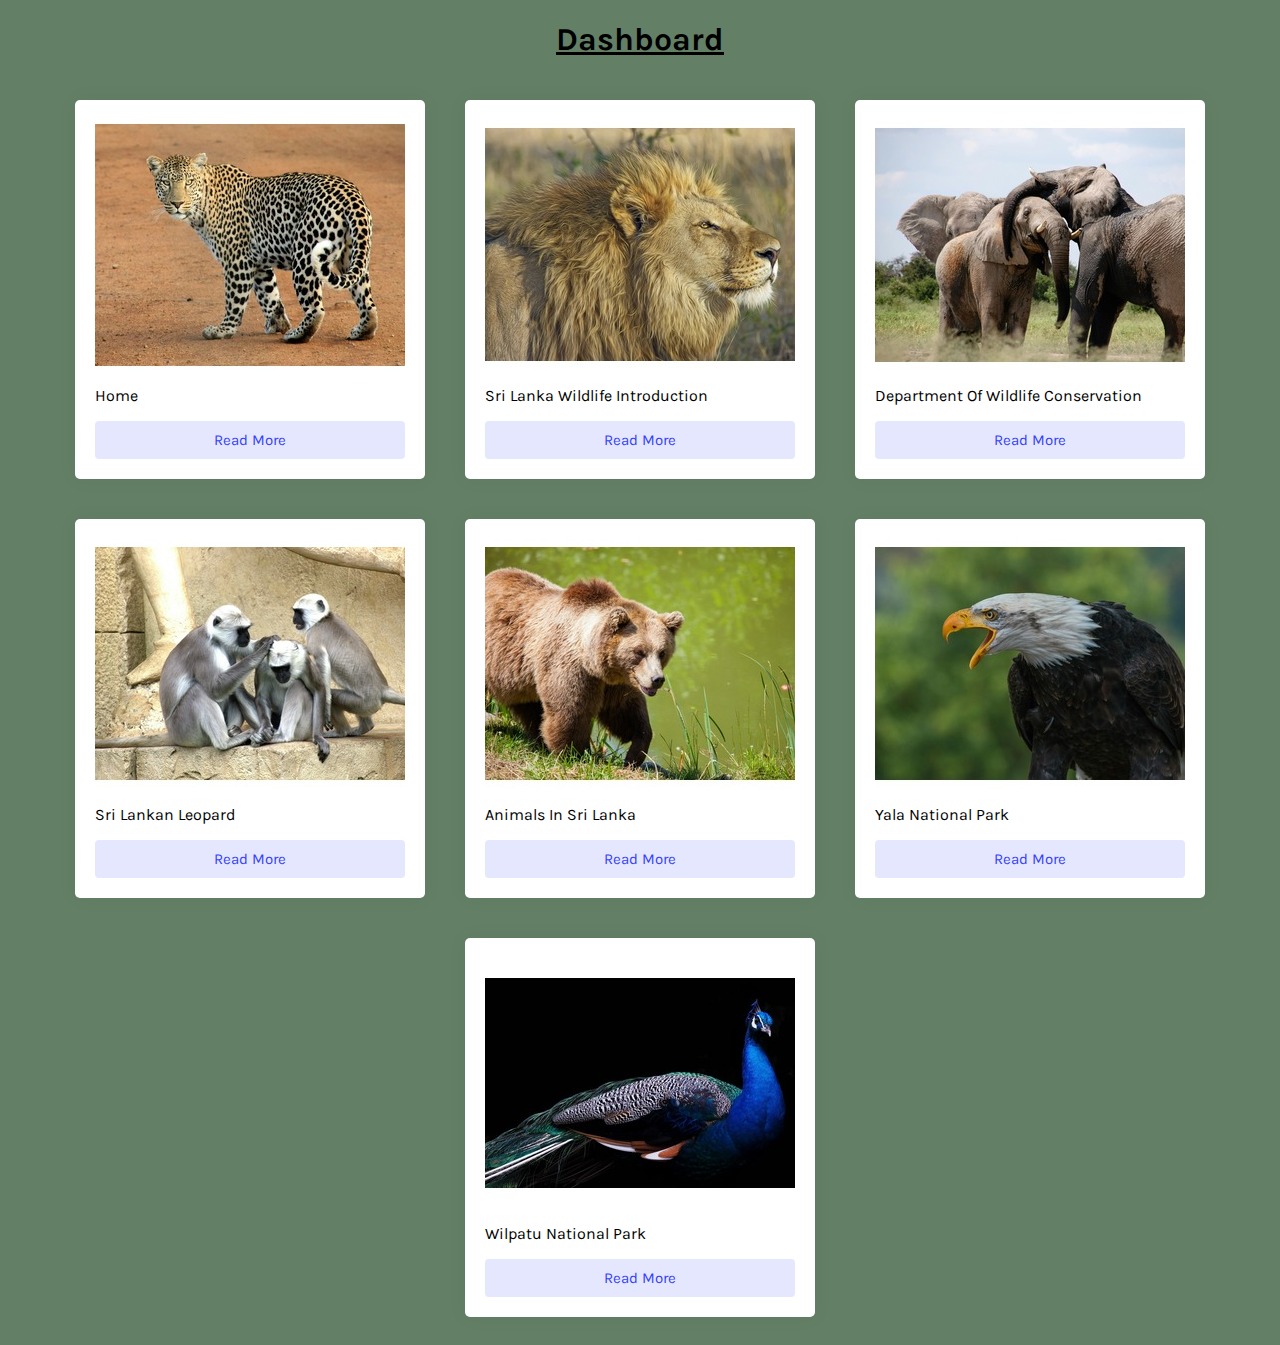
<file: dashboard.html>
<!DOCTYPE html>
<html lang="en">

<head>
    <meta charset="UTF-8">
    <meta name="viewport" content="width=device-width, initial-scale=1.0">
    <link rel="stylesheet" href="../css/dashboard.css">
    <title>EcoQuest Dashboard</title>
</head>

<body>
    
    <!-- userpart  -->
<section class="userPart" id="user">
 <h1><u>Dashboard</u></h1>

    <div class='flex-box'>
        <div class='card'>
            <div class='img img1'></div>
            <p class='title'>Home</p>
            <a href='./index.html'>Read More</a>

        </div>
        <div class='card'>
            <div class='img img2'></div>
            <p class='title'>Sri Lanka Wildlife Introduction</p>
            <a href='./Srilankan_wildlife_introduction.html'>Read More</a>
        </div>
        <div class='card'>
            <div class='img img3'></div>
            <p class='title'>Department Of Wildlife Conservation</p>
            <a href='./Department_of_wildlife_conservation.html'>Read More</a>
        </div>
        <div class='card'>
            <div class='img img4'></div>
            <p class='title'>Sri Lankan Leopard</p>
            <a href='./Srilankan_Leopard.html'>Read More</a>
        </div>
        <div class='card'>
            <div class='img img5'></div>
            <p class='title'>Animals In Sri Lanka</p>
            <a href='./Animals_in_Srilanka.html'>Read More</a>
        </div>
        <div class='card'>
            <div class='img img6'></div>
            <p class='title'>Yala National Park</p>
            <a href='./Yala_National_Park.html'>Read More</a>
        </div>
        <div class='card'>
            <div class='img img7'></div>
            <p class='title'>Wilpatu National Park</p>
            <a href='./Wilpatu_National_Park.html'>Read More</a>
        </div>
    </div>


</section>
<!-- end of the user part  -->
   
<section class="adminPart" id="admin-content" style="display: none;">

    <div id="subscriberListContainer">
        <div id="subscriberList">
            <h2>Subscribers</h2>
            <h3>Newsletter Emails</h3>
            <ul id="emailList"></ul>
        </div>
    </div>

</section>
    

<script src="dashboard.js"></script>
</body>

</html>
</file>
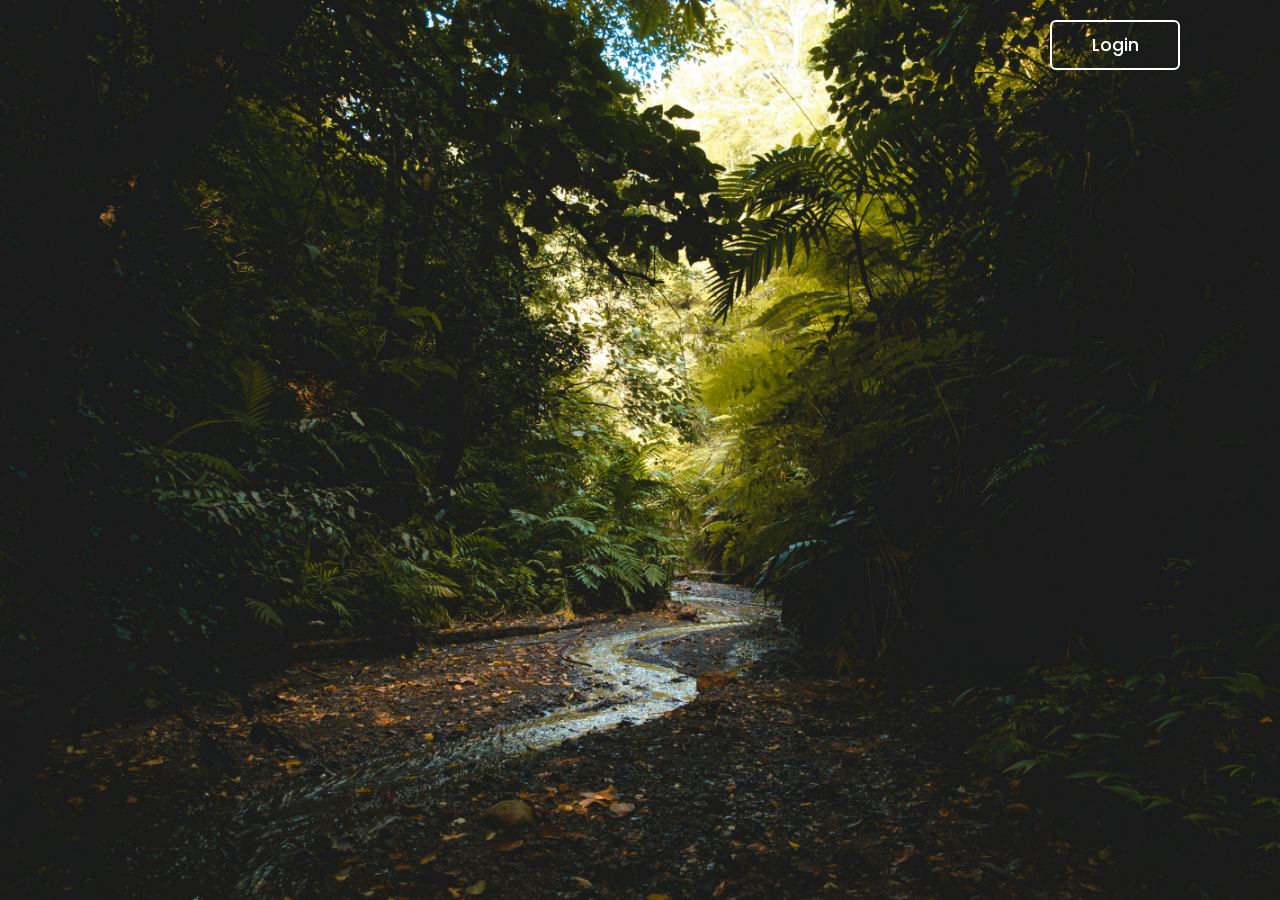
<file: login.html>
<!DOCTYPE html>
<html lang="en">
<head>
    <meta charset="UTF-8">
    <meta http-equiv="X-UA-Compatible" content="IE=edge">
    <meta name="viewport" content="width=device-width, initial-scale=1.0">
    <title>EcoQuest - Home</title>
    <link rel="stylesheet" href="./css/login.css">
</head>
<body style="background-color: black;">
    <header>
        <h2 class="logo"></h2>
        <nav class="navigation">
            <button class="btnLogin-popup">Login</button>
        </nav>
    </header>

    <div class="wrapper">
        <div class="icon-close"><span class="icon-close-i"></span></div>
        <div class="form-box login">
            <h2>Login</h2>
            <form action="#">
                <div class="input-box">
                    <span class="icon-mail"></span>
                    <input type="email" id="email" required>
                    <label>Email</label>
                </div>
                <div class="input-box">
                    <span class="icon-password"></span>
                    <input type="password" id="password" required>
                    <label>Password</label>
                </div>
                <div class="remember-forgot">
                    <label>
                        <input type="checkbox"> Remember me
                    </label>
                    <a href="#">Forgot Password?</a>
                </div>
                <button type="button" onclick="loginUser()" class="btn btn-primary" id="login_btn">Login</button>
                <div class="login-register">
                    <p>Don't have an account? <a href="#" class="register-link">Create An Account?</a></p>
                </div>
            </form>
        </div>

        <div class="form-box register">
            <h2>Registration</h2>
            <form action="#">
                <div class="input-box">
                    <span class="icon-user"></span>
                    <input type="text" class="form-control" id="regName" name="name"  required>
                    <label>Username</label>
                </div>
                <div class="input-box">
                    <span class="icon-mail"></span>
                    <input type="email" class="form-control" id="regEmail" name="email"  required>
                    <label>Email</label>
                </div>
                <div class="input-box">
                    <span class="icon-password"></span>
                    <input type="password" class="form-control" id="regPassword" name="password"  required>
                    <label>Password</label>
                </div>
                <div class="remember-forgot">
                    <label>
                        <input type="checkbox" id="agreeTerms"> I agree to the <a href="">Terms & Conditions</a>
                    </label>
                </div>
                <button type="submit" onclick="registerUser()" class="btn btn-primary" id="save_btn">Register</button>
                <div class="login-register">
                    <p>Already have an account? <a href="#" class="login-link">Login</a></p>
                </div>
            </form>
        </div>
    </div>

 <script src="login.js"></script>
 
 
</body>
</html>
</file>
<file: css/dashboard.css>
@import url('https://fonts.googleapis.com/css2?family=Karla&display=swap');

*{
   font-family: 'Karla';
}

h1{
    text-align: center;
}

body{
   background: #638066;
}

.flex-box{
   display: flex;
   justify-content: center;
   align-items: center;
   flex-wrap: wrap;
}

.card{
   background: #FFF;
   width: 350px;
   margin: 20px;
   box-shadow: 0px 0px 20px rgba(0,0,0,0.05);
   box-sizing: border-box;
   padding: 20px;
   border-radius: 5px;
}

.img{
   height: 250px;
   width: 100%;
   border-radius: 5px;
   background-size:auto;
}

.img.img1 {
    background: url('../images/dash1.jpg');
}

.img.img2 {
    background: url('../images/dash2.jpg');
}

.img.img3 {
    background: url('../images/dash3.jpg');
}

.img.img4 {
    background: url('../images/dash4.jpg');
}

.img.img5 {
    background: url('../images/dash5.jpg');
}

.img.img6 {
    background: url('../images/dash6.jpg');
}

.img.img7 {
    background: url('../images/dash7.jpg');
}

a{
   padding: 10px;
   width: 100%;
   display: block;
   text-align: center;
   background: #333EFF20;
   box-sizing: border-box;
   border-radius: 4px;
   color: #333eFF;
   text-decoration: none;
   font-size: 15px;
}

#subscriberList {
    background-color: #ffffff;
    border-radius: 10px;
    box-shadow: 0px 4px 6px rgba(0, 0, 0, 0.1); /* Subtle shadow */
    padding: 20px;
    margin-top: 20px;
}

#subscriberList li {
    list-style-type: none;
    margin-bottom: 10px;
    font-size: 16px;
    color: #333333;
}
</file>
<file: css/login.css>
@import url("https://fonts.googleapis.com/css2?family=Poppins&display=swap");

* {
    margin: 0;
    padding: 0;
    box-sizing: border-box;
    font-family: 'Poppins', sans-serif;
}

body {
    display: flex;
    justify-content: center;
    align-items: center;
    min-height: 100vh;
    background: url('../images/forest\ bg.jpg') no-repeat;
    background-size: cover;
}

header {
    position: fixed;
    top: 0;
    left: 0;
    width: 100%;
    padding: 20px 100px;
    display: flex;
    justify-content: space-between;
    align-items: center;
    z-index: 99;
}

.logo {
    font-size: 48px;
    color: #fff;
    user-select: none;
    background-image: url(../images/logo_nobg.png);
}

.navigation a{
    text-decoration: none;
    position: relative;
    font-size: 1.1em;
    color: #fff;
    text-decoration: none;
    font-weight: 500;
    margin-left: 40px;
}

.navigation a::after {
    content: '';
    position: absolute;
    left: 0;
    bottom: -6px;
    width: 100%;
    height: 3px;
    background: #fff;
    border-radius: 5px;
    transform-origin: right;
    transform: scaleX(0);
    transition: transform .5s;
}

.navigation a:hover::after {
    transform-origin: left;
    transform: scaleX(1);
}

.navigation .btnLogin-popup {
    width: 130px;
    height: 50px;
    background: transparent;
    border: 2px solid #fff;
    outline: none;
    border-radius: 6px;
    cursor: pointer;
    font-size: 1.1em;
    color: #fff;
    font-weight: 500;
    margin-left: 40px;
    transition: .5s;
}

.navigation .btnLogin-popup:hover {
    background: #fff;
    color: #1fb645;
}

.icon-mail {
    background: url('../images/mail-icon.png');
    height: 24px;
    width: 24px;
    display: inline-block;
    /* Other styles here */
}

.icon-password {
    background: url('../images/lock-in-icon.png');
    height: 24px;
    width: 24px;
    display: inline-block;
    /* Other styles here */
}

.icon-close-i {
    background: url('../images/close-icon.png') no-repeat;
    height: 16px;
    width: 16px;
    display: inline-block;
    /* Other styles here */
}

.icon-user {
    background: url('../images/user-icon.png') no-repeat;
    height: 24px;
    width: 24px;
    display: inline-block;
    /* Other styles here */
}

.wrapper {
    position: relative;
    width: 400px;
    height: 440px;
    background: transparent;
    border: 2px solid rgba(255, 255, 255, .5);
    border-radius: 20px;
    backdrop-filter: blur(20px);
    box-shadow: 0 0 30px rgba(0, 0, 0, .5);
    display: flex;
    justify-content: center;
    align-items: center;
    overflow: hidden;
    transform: scale(0);
    transition: transform .5s ease, height .2s ease;
}

.wrapper.active {
    height: 520px;
}

.wrapper.active-popup {
    transform: scale(1);
}

.wrapper .form-box {
    width: 100%;
    padding: 40px;
}

.wrapper .form-box.login {
    transition: transform .18s ease;
    transform: translateX(0px);
}

.wrapper.active .form-box.login {
    transition: none;
    transform: translateX(-400px);
}

.wrapper .form-box.register {
    position: absolute;
    transition: none;
    transform: translateX(400px);
}

.wrapper.active .form-box.register {
    transition: transform .18s ease;
    transform: translateX(0);
}

.wrapper .icon-close {
    position: absolute;
    top: 0;
    right: 0;
    width: 45px;
    height: 45px;
    background: #53d674;
    font-size: 2em;
    color: #fff;
    display: flex;
    justify-content: center;
    align-items: center;
    border-bottom-left-radius: 20px;
    cursor: pointer;
    z-index: 1;
}

.form-box h2 {
    font-size: 2em;
    color: #fff;
    text-align: center;
}

.input-box {
    position: relative;
    width: 100%;
    height: 50px;
    border-bottom: 2px solid #255c32;
    margin: 30px 0;
}

.input-box label {
    position: absolute;
    top: 50%;
    left: 5px;
    transform: translateY(-50%);
    font-size: 1em;
    color: #fff;
    font-weight: 600;
    pointer-events: none;
    transition: .5s;
}

.input-box input:focus~label,
.input-box input:valid~label {
    top: -5px;
}

.input-box input {
    width: 100%;
    height: 100%;
    background: transparent;
    border: none;
    outline: none;
    font-size: 1em;
    color: #ffffff;
    font-weight: 600;
    padding: 0 35px 0 5px;
}

.input-box .icon-mail, .icon-password, .icon-user {
    position: absolute;
    right: 8px;
    top: 10px;
    font-size: 1.2em;
    color: #ffffff;
    line-height: 57px;
}

.remember-forgot {
    font-size: .9em;
    color: #fff;
    font-weight: 500;
    margin: -15px 0 15px;
    display: flex;
    justify-content: space-between;
}

.remember-forgot label input {
    accent-color: #ffffff;
}

.remember-forgot a {
    color: #17c442;
    text-decoration: none;
}

.remember-forgot a:hover {
    font-weight: 600;
    text-decoration: underline;
}

.btn {
    width: 100%;
    height: 45px;
    background: #17c442;
    border: none;
    outline: none;
    border-radius: 6px;
    cursor: pointer;
    font-size: 1em;
    color: #fff;
    font-weight: 500;
}

.login-register {
    font-size: .9em;
    color: #17c442;
    text-align: center;
    font-weight: 500;
    margin: 25px 0 10px;
}

.login-register p {
    color: #fff;
}

.login-register p a {
    color: #ffffff;
    text-decoration: none;
    font-weight: 600;
}

.login-register p a:hover {
    text-decoration: underline;
}
</file>
